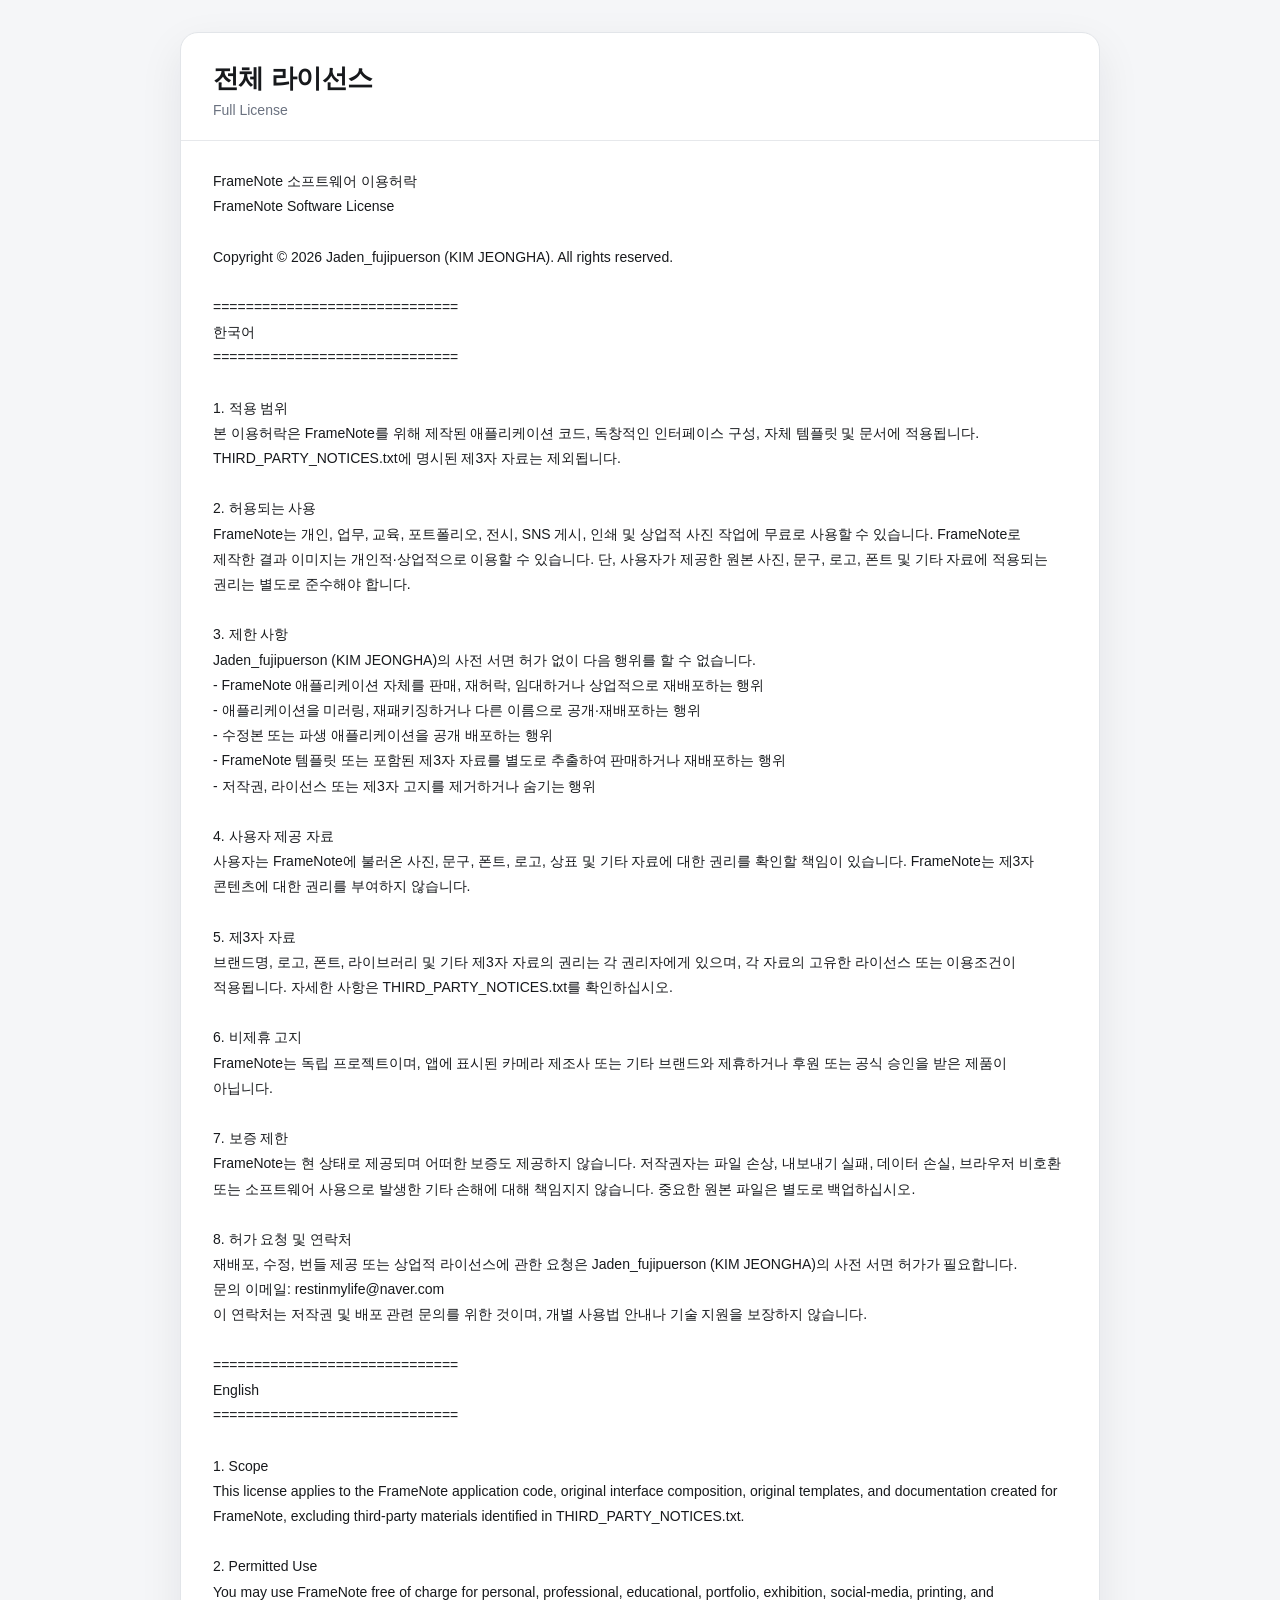
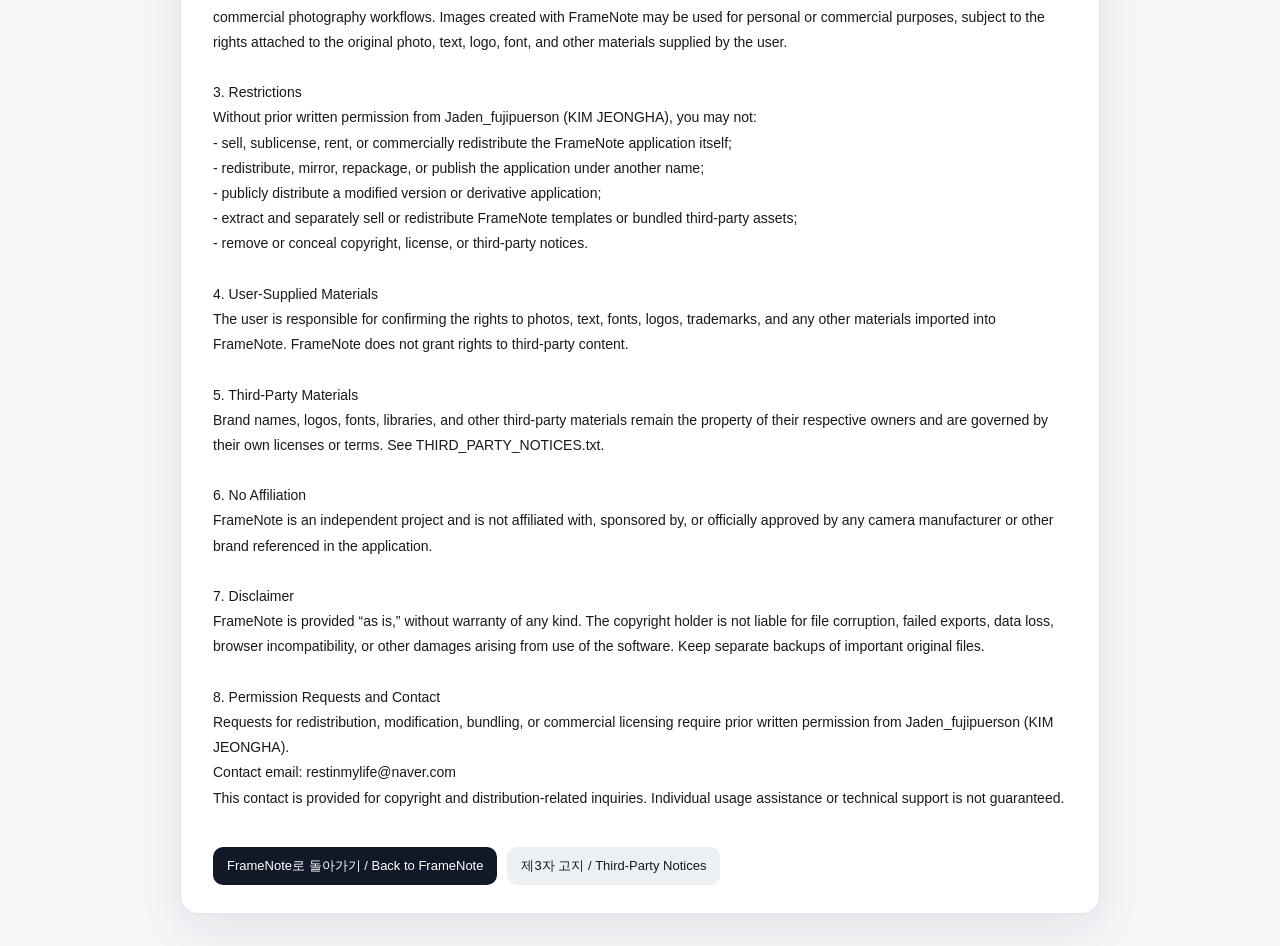
<file: LICENSE.html>
<!doctype html>
<html lang="ko">
<head>
  <meta charset="utf-8">
  <meta name="viewport" content="width=device-width, initial-scale=1">
  <title>전체 라이선스 / Full License</title>
  <style>
    :root { color-scheme: light dark; }
    * { box-sizing: border-box; }
    body { margin: 0; font-family: -apple-system, BlinkMacSystemFont, "Pretendard", "Noto Sans KR", "Segoe UI", sans-serif; background:#f5f6f8; color:#17191c; }
    main { width:min(920px, calc(100% - 32px)); margin:32px auto; background:#fff; border:1px solid #e2e5e9; border-radius:18px; box-shadow:0 16px 44px rgba(17,24,39,.08); overflow:hidden; }
    header { padding:28px 32px 22px; border-bottom:1px solid #e6e8eb; }
    h1 { margin:0 0 6px; font-size:26px; letter-spacing:-.02em; }
    .en { color:#6b7280; font-size:14px; }
    pre { margin:0; padding:28px 32px 36px; white-space:pre-wrap; word-break:keep-all; overflow-wrap:anywhere; font:14px/1.8 -apple-system, BlinkMacSystemFont, "Pretendard", "Noto Sans KR", "Segoe UI", sans-serif; }
    nav { display:flex; gap:10px; flex-wrap:wrap; padding:0 32px 28px; }
    a { color:#fff; background:#111827; text-decoration:none; padding:10px 14px; border-radius:10px; font-size:13px; }
    a.secondary { color:#111827; background:#edf0f3; }
    @media (prefers-color-scheme: dark) {
      body { background:#111318; color:#f3f4f6; }
      main { background:#191c22; border-color:#2c313a; }
      header { border-color:#2c313a; }
      .en { color:#aab0ba; }
      a { background:#f3f4f6; color:#111827; }
      a.secondary { background:#2a2f38; color:#f3f4f6; }
    }
  </style>
</head>
<body>
  <main>
    <header>
      <h1>전체 라이선스</h1>
      <div class="en">Full License</div>
    </header>
    <pre>FrameNote 소프트웨어 이용허락
FrameNote Software License

Copyright © 2026 Jaden_fujipuerson (KIM JEONGHA). All rights reserved.

==============================
한국어
==============================

1. 적용 범위
본 이용허락은 FrameNote를 위해 제작된 애플리케이션 코드, 독창적인 인터페이스 구성, 자체 템플릿 및 문서에 적용됩니다. THIRD_PARTY_NOTICES.txt에 명시된 제3자 자료는 제외됩니다.

2. 허용되는 사용
FrameNote는 개인, 업무, 교육, 포트폴리오, 전시, SNS 게시, 인쇄 및 상업적 사진 작업에 무료로 사용할 수 있습니다. FrameNote로 제작한 결과 이미지는 개인적·상업적으로 이용할 수 있습니다. 단, 사용자가 제공한 원본 사진, 문구, 로고, 폰트 및 기타 자료에 적용되는 권리는 별도로 준수해야 합니다.

3. 제한 사항
Jaden_fujipuerson (KIM JEONGHA)의 사전 서면 허가 없이 다음 행위를 할 수 없습니다.
- FrameNote 애플리케이션 자체를 판매, 재허락, 임대하거나 상업적으로 재배포하는 행위
- 애플리케이션을 미러링, 재패키징하거나 다른 이름으로 공개·재배포하는 행위
- 수정본 또는 파생 애플리케이션을 공개 배포하는 행위
- FrameNote 템플릿 또는 포함된 제3자 자료를 별도로 추출하여 판매하거나 재배포하는 행위
- 저작권, 라이선스 또는 제3자 고지를 제거하거나 숨기는 행위

4. 사용자 제공 자료
사용자는 FrameNote에 불러온 사진, 문구, 폰트, 로고, 상표 및 기타 자료에 대한 권리를 확인할 책임이 있습니다. FrameNote는 제3자 콘텐츠에 대한 권리를 부여하지 않습니다.

5. 제3자 자료
브랜드명, 로고, 폰트, 라이브러리 및 기타 제3자 자료의 권리는 각 권리자에게 있으며, 각 자료의 고유한 라이선스 또는 이용조건이 적용됩니다. 자세한 사항은 THIRD_PARTY_NOTICES.txt를 확인하십시오.

6. 비제휴 고지
FrameNote는 독립 프로젝트이며, 앱에 표시된 카메라 제조사 또는 기타 브랜드와 제휴하거나 후원 또는 공식 승인을 받은 제품이 아닙니다.

7. 보증 제한
FrameNote는 현 상태로 제공되며 어떠한 보증도 제공하지 않습니다. 저작권자는 파일 손상, 내보내기 실패, 데이터 손실, 브라우저 비호환 또는 소프트웨어 사용으로 발생한 기타 손해에 대해 책임지지 않습니다. 중요한 원본 파일은 별도로 백업하십시오.

8. 허가 요청 및 연락처
재배포, 수정, 번들 제공 또는 상업적 라이선스에 관한 요청은 Jaden_fujipuerson (KIM JEONGHA)의 사전 서면 허가가 필요합니다.
문의 이메일: restinmylife@naver.com
이 연락처는 저작권 및 배포 관련 문의를 위한 것이며, 개별 사용법 안내나 기술 지원을 보장하지 않습니다.

==============================
English
==============================

1. Scope
This license applies to the FrameNote application code, original interface composition, original templates, and documentation created for FrameNote, excluding third-party materials identified in THIRD_PARTY_NOTICES.txt.

2. Permitted Use
You may use FrameNote free of charge for personal, professional, educational, portfolio, exhibition, social-media, printing, and commercial photography workflows. Images created with FrameNote may be used for personal or commercial purposes, subject to the rights attached to the original photo, text, logo, font, and other materials supplied by the user.

3. Restrictions
Without prior written permission from Jaden_fujipuerson (KIM JEONGHA), you may not:
- sell, sublicense, rent, or commercially redistribute the FrameNote application itself;
- redistribute, mirror, repackage, or publish the application under another name;
- publicly distribute a modified version or derivative application;
- extract and separately sell or redistribute FrameNote templates or bundled third-party assets;
- remove or conceal copyright, license, or third-party notices.

4. User-Supplied Materials
The user is responsible for confirming the rights to photos, text, fonts, logos, trademarks, and any other materials imported into FrameNote. FrameNote does not grant rights to third-party content.

5. Third-Party Materials
Brand names, logos, fonts, libraries, and other third-party materials remain the property of their respective owners and are governed by their own licenses or terms. See THIRD_PARTY_NOTICES.txt.

6. No Affiliation
FrameNote is an independent project and is not affiliated with, sponsored by, or officially approved by any camera manufacturer or other brand referenced in the application.

7. Disclaimer
FrameNote is provided “as is,” without warranty of any kind. The copyright holder is not liable for file corruption, failed exports, data loss, browser incompatibility, or other damages arising from use of the software. Keep separate backups of important original files.

8. Permission Requests and Contact
Requests for redistribution, modification, bundling, or commercial licensing require prior written permission from Jaden_fujipuerson (KIM JEONGHA).
Contact email: restinmylife@naver.com
This contact is provided for copyright and distribution-related inquiries. Individual usage assistance or technical support is not guaranteed.
</pre>
    <nav>
      <a href="index.html">FrameNote로 돌아가기 / Back to FrameNote</a>
      <a class="secondary" href="THIRD_PARTY_NOTICES.html">제3자 고지 / Third-Party Notices</a>
    </nav>
  </main>
</body>
</html>
</file>
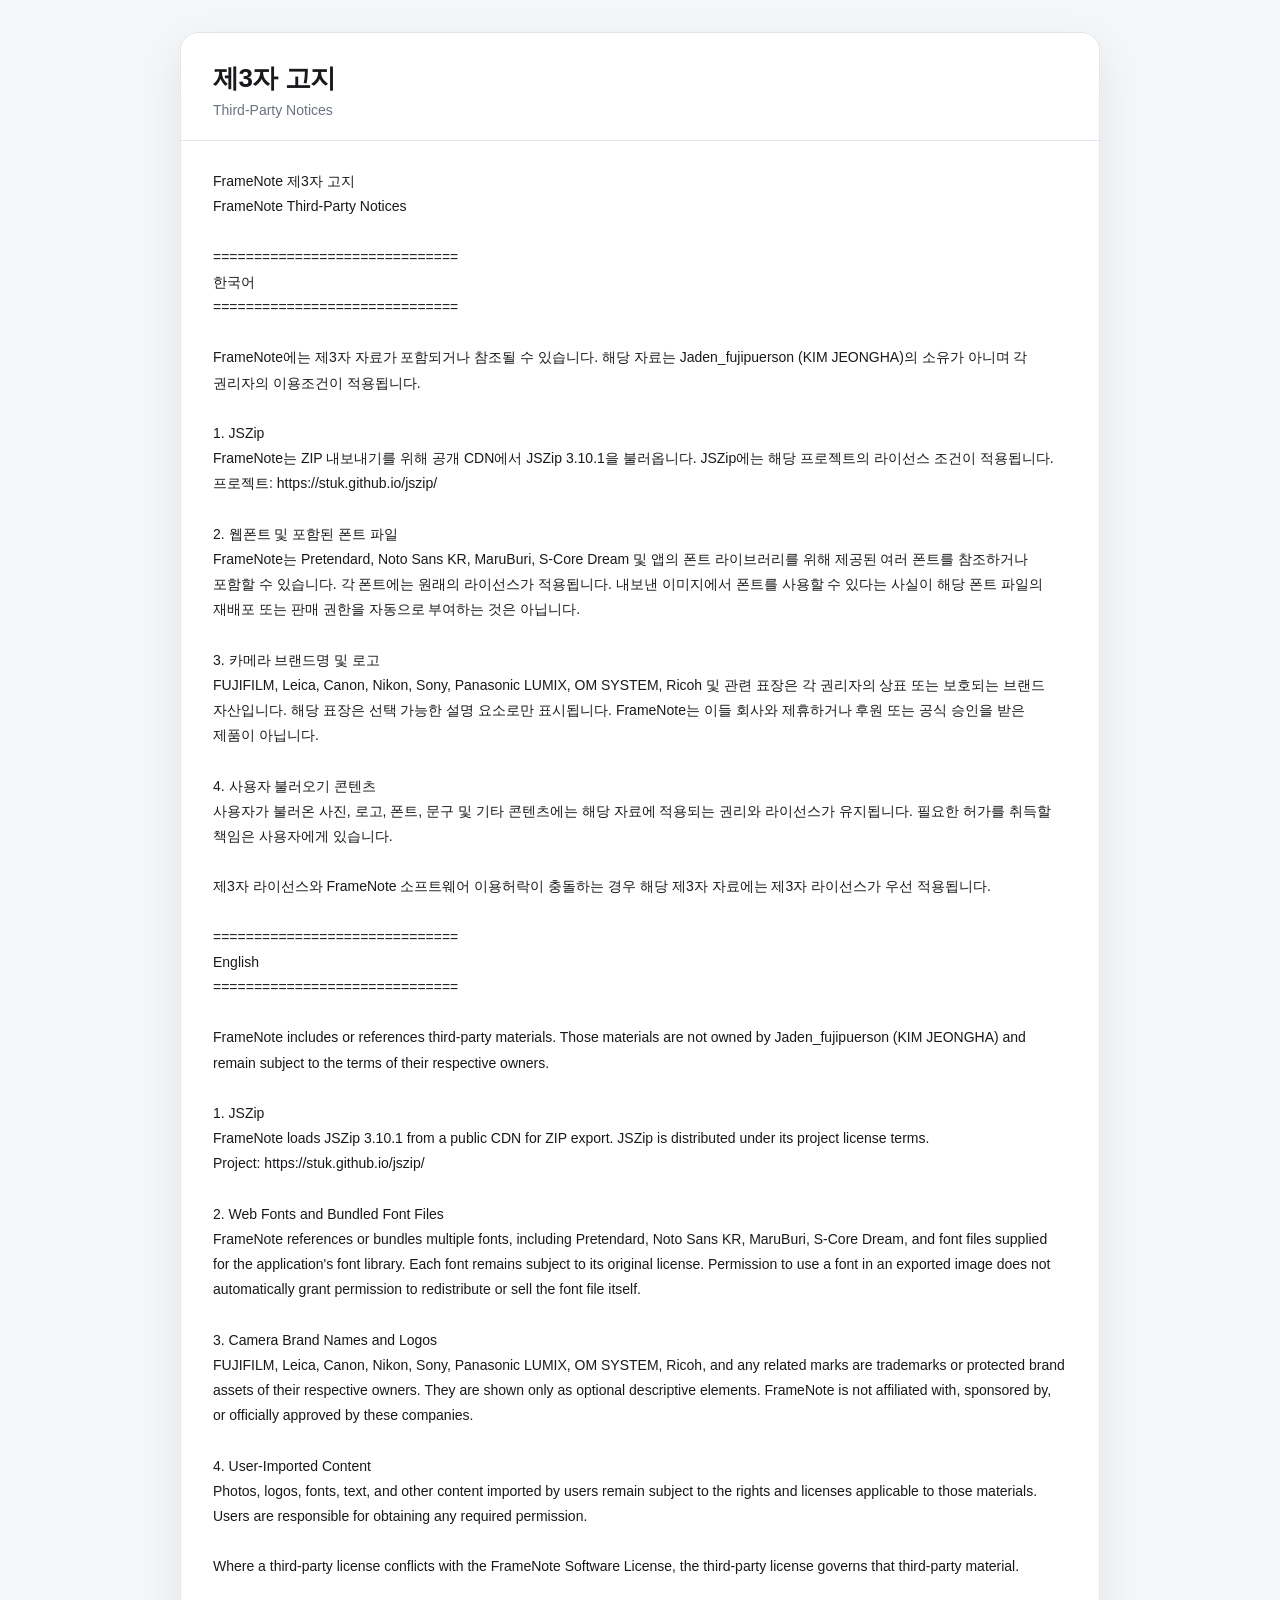
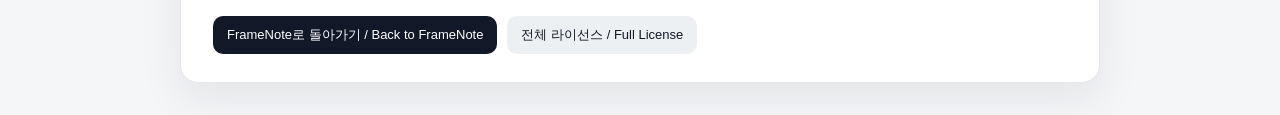
<file: THIRD_PARTY_NOTICES.html>
<!doctype html>
<html lang="ko">
<head>
  <meta charset="utf-8">
  <meta name="viewport" content="width=device-width, initial-scale=1">
  <title>제3자 고지 / Third-Party Notices</title>
  <style>
    :root { color-scheme: light dark; }
    * { box-sizing: border-box; }
    body { margin: 0; font-family: -apple-system, BlinkMacSystemFont, "Pretendard", "Noto Sans KR", "Segoe UI", sans-serif; background:#f5f6f8; color:#17191c; }
    main { width:min(920px, calc(100% - 32px)); margin:32px auto; background:#fff; border:1px solid #e2e5e9; border-radius:18px; box-shadow:0 16px 44px rgba(17,24,39,.08); overflow:hidden; }
    header { padding:28px 32px 22px; border-bottom:1px solid #e6e8eb; }
    h1 { margin:0 0 6px; font-size:26px; letter-spacing:-.02em; }
    .en { color:#6b7280; font-size:14px; }
    pre { margin:0; padding:28px 32px 36px; white-space:pre-wrap; word-break:keep-all; overflow-wrap:anywhere; font:14px/1.8 -apple-system, BlinkMacSystemFont, "Pretendard", "Noto Sans KR", "Segoe UI", sans-serif; }
    nav { display:flex; gap:10px; flex-wrap:wrap; padding:0 32px 28px; }
    a { color:#fff; background:#111827; text-decoration:none; padding:10px 14px; border-radius:10px; font-size:13px; }
    a.secondary { color:#111827; background:#edf0f3; }
    @media (prefers-color-scheme: dark) {
      body { background:#111318; color:#f3f4f6; }
      main { background:#191c22; border-color:#2c313a; }
      header { border-color:#2c313a; }
      .en { color:#aab0ba; }
      a { background:#f3f4f6; color:#111827; }
      a.secondary { background:#2a2f38; color:#f3f4f6; }
    }
  </style>
</head>
<body>
  <main>
    <header>
      <h1>제3자 고지</h1>
      <div class="en">Third-Party Notices</div>
    </header>
    <pre>FrameNote 제3자 고지
FrameNote Third-Party Notices

==============================
한국어
==============================

FrameNote에는 제3자 자료가 포함되거나 참조될 수 있습니다. 해당 자료는 Jaden_fujipuerson (KIM JEONGHA)의 소유가 아니며 각 권리자의 이용조건이 적용됩니다.

1. JSZip
FrameNote는 ZIP 내보내기를 위해 공개 CDN에서 JSZip 3.10.1을 불러옵니다. JSZip에는 해당 프로젝트의 라이선스 조건이 적용됩니다.
프로젝트: https://stuk.github.io/jszip/

2. 웹폰트 및 포함된 폰트 파일
FrameNote는 Pretendard, Noto Sans KR, MaruBuri, S-Core Dream 및 앱의 폰트 라이브러리를 위해 제공된 여러 폰트를 참조하거나 포함할 수 있습니다. 각 폰트에는 원래의 라이선스가 적용됩니다. 내보낸 이미지에서 폰트를 사용할 수 있다는 사실이 해당 폰트 파일의 재배포 또는 판매 권한을 자동으로 부여하는 것은 아닙니다.

3. 카메라 브랜드명 및 로고
FUJIFILM, Leica, Canon, Nikon, Sony, Panasonic LUMIX, OM SYSTEM, Ricoh 및 관련 표장은 각 권리자의 상표 또는 보호되는 브랜드 자산입니다. 해당 표장은 선택 가능한 설명 요소로만 표시됩니다. FrameNote는 이들 회사와 제휴하거나 후원 또는 공식 승인을 받은 제품이 아닙니다.

4. 사용자 불러오기 콘텐츠
사용자가 불러온 사진, 로고, 폰트, 문구 및 기타 콘텐츠에는 해당 자료에 적용되는 권리와 라이선스가 유지됩니다. 필요한 허가를 취득할 책임은 사용자에게 있습니다.

제3자 라이선스와 FrameNote 소프트웨어 이용허락이 충돌하는 경우 해당 제3자 자료에는 제3자 라이선스가 우선 적용됩니다.

==============================
English
==============================

FrameNote includes or references third-party materials. Those materials are not owned by Jaden_fujipuerson (KIM JEONGHA) and remain subject to the terms of their respective owners.

1. JSZip
FrameNote loads JSZip 3.10.1 from a public CDN for ZIP export. JSZip is distributed under its project license terms.
Project: https://stuk.github.io/jszip/

2. Web Fonts and Bundled Font Files
FrameNote references or bundles multiple fonts, including Pretendard, Noto Sans KR, MaruBuri, S-Core Dream, and font files supplied for the application&#x27;s font library. Each font remains subject to its original license. Permission to use a font in an exported image does not automatically grant permission to redistribute or sell the font file itself.

3. Camera Brand Names and Logos
FUJIFILM, Leica, Canon, Nikon, Sony, Panasonic LUMIX, OM SYSTEM, Ricoh, and any related marks are trademarks or protected brand assets of their respective owners. They are shown only as optional descriptive elements. FrameNote is not affiliated with, sponsored by, or officially approved by these companies.

4. User-Imported Content
Photos, logos, fonts, text, and other content imported by users remain subject to the rights and licenses applicable to those materials. Users are responsible for obtaining any required permission.

Where a third-party license conflicts with the FrameNote Software License, the third-party license governs that third-party material.
</pre>
    <nav>
      <a href="index.html">FrameNote로 돌아가기 / Back to FrameNote</a>
      <a class="secondary" href="LICENSE.html">전체 라이선스 / Full License</a>
    </nav>
  </main>
</body>
</html>
</file>
